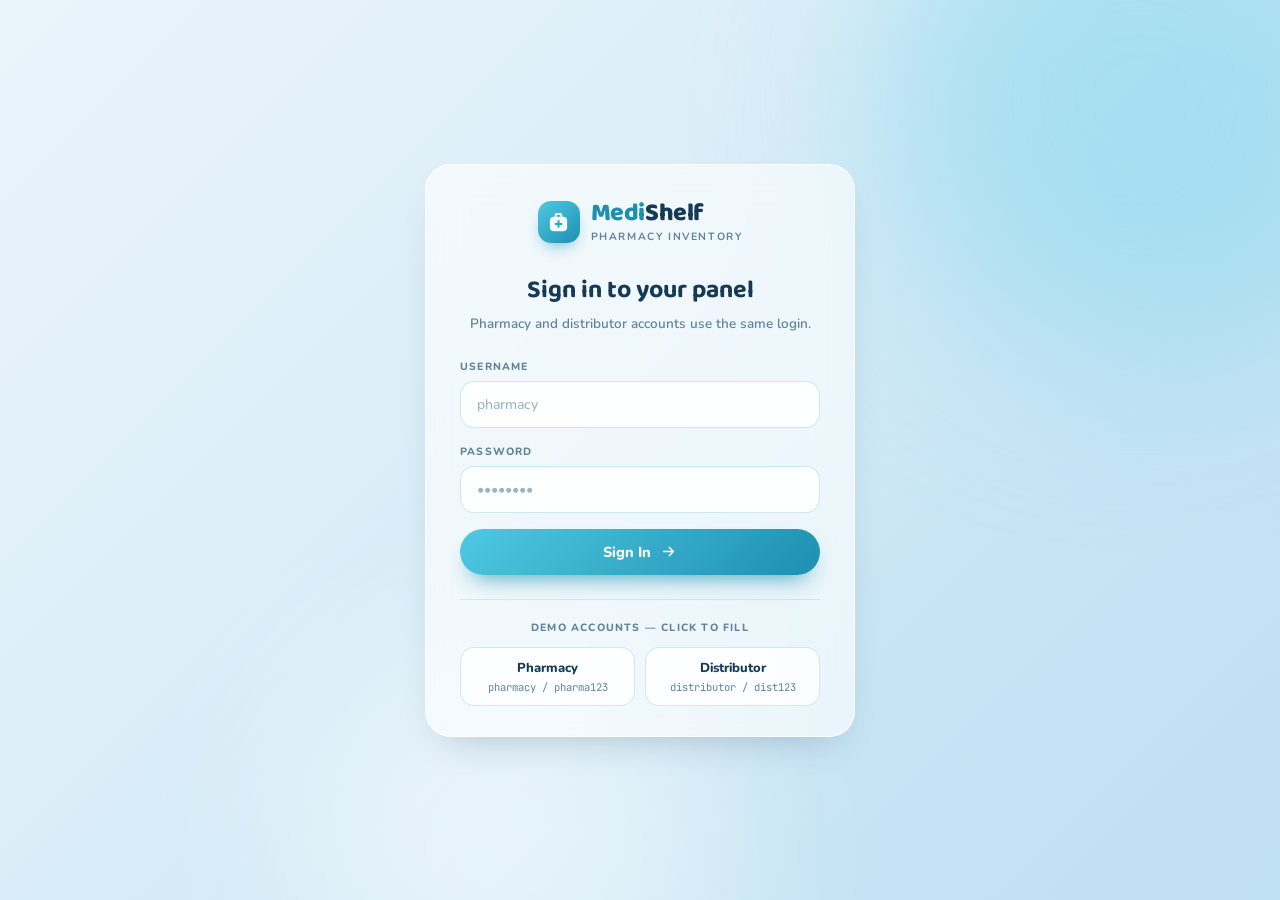
<file: index.html>
<!DOCTYPE html>
<html lang="en">
<head>
<meta charset="UTF-8">
<meta name="viewport" content="width=device-width, initial-scale=1">
<title>MediShelf &mdash; Pharmacy Inventory</title>
<link rel="preconnect" href="https://fonts.googleapis.com">
<link rel="preconnect" href="https://fonts.gstatic.com" crossorigin>
<link href="https://fonts.googleapis.com/css2?family=Baloo+2:wght@500;600;700;800&family=Nunito:wght@400;600;700;800&family=JetBrains+Mono:wght@400;500&display=swap" rel="stylesheet">
<link rel="stylesheet" href="style.css">
<link rel="icon" href="data:image/svg+xml,<svg xmlns='http://www.w3.org/2000/svg' viewBox='0 0 32 32'><rect width='32' height='32' rx='8' fill='%2328A9C9'/><path d='M14 8h4v6h6v4h-6v6h-4v-6H8v-4h6z' fill='white'/></svg>">
</head>
<body>

<div class="orb orb-1"></div>
<div class="orb orb-2"></div>

<div class="app">

  <!-- ============================ SIDEBAR ============================ -->
  <aside class="sidebar">
    <div class="brand">
      <div class="brand-mark">
        <svg viewBox="0 0 24 24" fill="none"><rect x="3" y="6" width="18" height="15" rx="4" fill="white" opacity=".95"/><path d="M9 6V4.5A1.5 1.5 0 0 1 10.5 3h3A1.5 1.5 0 0 1 15 4.5V6" stroke="white" stroke-width="2" stroke-linecap="round"/><path d="M12 10.5v6M9 13.5h6" stroke="#28A9C9" stroke-width="2.2" stroke-linecap="round"/></svg>
      </div>
      <div class="brand-text">
        <h1>Medi<span>Shelf</span></h1>
        <p>Pharmacy Inventory</p>
        <span class="role-badge role-pharmacy">Pharmacy Panel</span>
      </div>
    </div>

    <nav class="nav" id="nav">
      <button class="nav-item is-active" data-view="dashboard">
        <svg viewBox="0 0 24 24"><rect x="3" y="3" width="7" height="7" rx="2"/><rect x="14" y="3" width="7" height="7" rx="2"/><rect x="3" y="14" width="7" height="7" rx="2"/><rect x="14" y="14" width="7" height="7" rx="2"/></svg>
        <span>Dashboard</span>
      </button>
      <button class="nav-item" data-view="stock">
        <svg viewBox="0 0 24 24"><rect x="3" y="4" width="18" height="16" rx="3"/><path d="M3 9h18"/></svg>
        <span>Stock</span>
      </button>
      <button class="nav-item" data-view="alerts">
        <svg viewBox="0 0 24 24"><path d="M12 4 3 20h18L12 4Z"/><path d="M12 10v4M12 17h.01"/></svg>
        <span>Expiry Alerts</span>
        <em class="nav-badge" id="navAlertBadge">0</em>
      </button>
      <button class="nav-item" data-view="orders">
        <svg viewBox="0 0 24 24"><path d="M6 6h15l-1.5 9h-12z"/><circle cx="9" cy="20" r="1.5"/><circle cx="18" cy="20" r="1.5"/><path d="M6 6 5 3H2"/></svg>
        <span>Order Medicines</span>
        <em class="nav-badge" id="navOrderBadge" style="background:#2FA98A">0</em>
      </button>
      <button class="nav-item" data-view="returned">
        <svg viewBox="0 0 24 24"><rect x="3" y="4" width="18" height="16" rx="3"/><path d="M14 12H8m0 0 3-3m-3 3 3 3"/></svg>
        <span>Returned</span>
      </button>
      <button class="nav-item" data-view="reports">
        <svg viewBox="0 0 24 24"><rect x="3" y="4" width="18" height="16" rx="3"/><path d="M8 16v-4M12 16V9M16 16v-2"/></svg>
        <span>Reports</span>
      </button>
    </nav>

    <div class="sidebar-foot">
      <div class="user-chip">
        <div class="avatar" id="userInitials">--</div>
        <div>
          <b id="userOrg">&mdash;</b>
          <small id="userName">&mdash;</small>
        </div>
      </div>
      <button class="btn-logout" id="logoutBtn">Sign out</button>
      <label class="case-picker">
        <span>Judge Test Case</span>
        <select id="caseSelect" aria-label="Select test case"></select>
      </label>
      <p class="ref-note">Reference date: <b id="sidebarRefDate">&mdash;</b></p>
      <button class="btn-primary btn-block" id="resetBtn">
        <svg viewBox="0 0 24 24" class="ico"><path d="M4 12a8 8 0 1 1 2.3 5.6"/><path d="M4 20v-5h5"/></svg>
        Reset Demo Data
      </button>
    </div>
  </aside>

  <!-- ============================= MAIN ============================= -->
  <main class="main">

    <header class="topbar">
      <div class="greeting">
        <h2 id="greetingText">Good morning, Rafiq</h2>
        <p id="topbarSub">Loading inventory&hellip;</p>
      </div>
      <div class="topbar-right">
        <div class="search">
          <svg viewBox="0 0 24 24"><circle cx="11" cy="11" r="7"/><path d="m20 20-3.5-3.5"/></svg>
          <input type="search" id="searchInput" placeholder="Search medicine, batch, company&hellip;" aria-label="Search inventory">
        </div>
        <button class="icon-btn" title="Notifications" id="bellBtn">
          <svg viewBox="0 0 24 24"><path d="M18 16V11a6 6 0 1 0-12 0v5l-2 3h16l-2-3Z"/><path d="M10 19a2 2 0 0 0 4 0"/></svg>
          <em class="dot" id="bellDot"></em>
        </button>
        <div class="avatar" title="Rafiq Hasan &mdash; Dhanmondi Branch">RH</div>
      </div>
    </header>

    <div class="scroll" id="scrollArea">

      <!-- ========================= DASHBOARD ========================= -->
      <section class="view is-active" data-view="dashboard">

        <div class="hero glass">
          <div class="hero-copy">
            <h3>Catch It Before<br>It Expires</h3>
            <p id="heroLine">&mdash;</p>
            <button class="btn-primary" id="heroBtn">
              Review Expiring Stock
              <svg viewBox="0 0 24 24" class="ico"><path d="M5 12h14m-6-6 6 6-6 6"/></svg>
            </button>
          </div>
          <div class="hero-art" aria-hidden="true">
            <svg viewBox="0 0 220 180">
              <defs>
                <linearGradient id="bottle" x1="0" y1="0" x2="1" y2="1">
                  <stop offset="0" stop-color="#ffffff" stop-opacity=".95"/>
                  <stop offset="1" stop-color="#8ed8ec" stop-opacity=".7"/>
                </linearGradient>
                <linearGradient id="cap" x1="0" y1="0" x2="0" y2="1">
                  <stop offset="0" stop-color="#5ec7e0"/><stop offset="1" stop-color="#1e8fb0"/>
                </linearGradient>
              </defs>
              <ellipse cx="110" cy="150" rx="62" ry="12" fill="#28A9C9" opacity=".14"/>
              <rect x="86" y="26" width="48" height="18" rx="6" fill="url(#cap)"/>
              <rect x="74" y="44" width="72" height="94" rx="20" fill="url(#bottle)" stroke="#ffffff" stroke-width="2"/>
              <path d="M110 66c10 4 18 6 22 6 0 18-9 30-22 36-13-6-22-18-22-36 4 0 12-2 22-6Z" fill="#28A9C9" opacity=".22"/>
              <path d="M110 82v18M101 91h18" stroke="#1e8fb0" stroke-width="4.5" stroke-linecap="round"/>
              <g opacity=".9">
                <rect x="30" y="52" width="26" height="13" rx="6.5" fill="#ffd98a" transform="rotate(-24 43 58)"/>
                <rect x="162" y="86" width="26" height="13" rx="6.5" fill="#9fe8dc" transform="rotate(18 175 92)"/>
                <rect x="44" y="112" width="24" height="12" rx="6" fill="#bfe6f5" transform="rotate(12 56 118)"/>
              </g>
              <g fill="#ffffff">
                <circle cx="60" cy="34" r="2.6"/><circle cx="176" cy="52" r="2"/><circle cx="164" cy="132" r="2.4"/><circle cx="46" cy="86" r="1.8"/>
              </g>
            </svg>
          </div>
        </div>

        <div class="dash-grid">
          <div class="loss-col">
            <!-- Requirement 4 - headline figure 1 -->
            <article class="loss-card loss-expired glass">
              <div class="loss-head">
                <span class="tag tag-expired">Already Lost &mdash; Expired</span>
                <span class="loss-ico ico-expired">
                  <svg viewBox="0 0 24 24"><circle cx="12" cy="12" r="9"/><path d="m6 18 12-12"/></svg>
                </span>
              </div>
              <p class="loss-value" id="expiredValue">&#2547; 0</p>
              <p class="loss-sub" id="expiredSub">0 items &middot; purchase value</p>
            </article>

            <!-- Requirement 4 - headline figure 2 (0-30 days ONLY) -->
            <article class="loss-card loss-soon glass">
              <div class="loss-head">
                <span class="tag tag-soon">At Risk &mdash; Next 30 Days</span>
                <span class="loss-ico ico-soon">
                  <svg viewBox="0 0 24 24"><circle cx="12" cy="12" r="9"/><path d="M12 7v5l3 2"/></svg>
                </span>
              </div>
              <p class="loss-value" id="soonValue">&#2547; 0</p>
              <p class="loss-sub" id="soonSub">0 items &middot; still returnable</p>
            </article>
          </div>

          <article class="health glass">
            <h4>Inventory Health</h4>
            <div class="health-grid" id="healthGrid">
              <button class="health-cell" data-group="expired">
                <b id="cntExpired">0</b><span class="tag tag-expired">Expired</span>
              </button>
              <button class="health-cell" data-group="soon30">
                <b id="cntSoon">0</b><span class="tag tag-soon">Within 30</span>
              </button>
              <button class="health-cell" data-group="within90">
                <b id="cnt90">0</b><span class="tag tag-w90">Within 90</span>
              </button>
              <button class="health-cell" data-group="safe">
                <b id="cntSafe">0</b><span class="tag tag-safe">Safe</span>
              </button>
            </div>
            <div class="prop-bar" id="propBar" role="img" aria-label="Proportion of stock in each group">
              <i class="seg-expired" style="width:0"></i>
              <i class="seg-soon"    style="width:0"></i>
              <i class="seg-w90"     style="width:0"></i>
              <i class="seg-safe"    style="width:0"></i>
            </div>
            <p class="health-foot">
              <span id="sumCheck">0 + 0 + 0 + 0 = 0 active items</span>
            </p>
          </article>
        </div>

        <section class="panel glass">
          <div class="panel-head">
            <h4>Stock Inventory</h4>
            <div class="chips" id="chips">
              <button class="chip is-active" data-group="all">All</button>
              <button class="chip" data-group="expired">Expired</button>
              <button class="chip" data-group="soon30">Within 30</button>
              <button class="chip" data-group="within90">Within 90</button>
              <button class="chip" data-group="safe">Safe</button>
              <span class="chip-divider"></span>
              <button class="chip chip-muted" data-nav="returned">Returned</button>
            </div>
          </div>

          <div class="table-wrap">
            <table class="table" id="stockTable">
              <thead>
                <tr>
                  <th>Medicine</th>
                  <th>Batch</th>
                  <th class="num">Qty</th>
                  <th class="num">Unit &#2547;</th>
                  <th class="num">Value at Risk</th>
                  <th>Expiry</th>
                  <th class="sortable" id="sortDays">Days Left <span class="sort-arrow">&#8593;</span></th>
                  <th class="right">Action</th>
                </tr>
              </thead>
              <tbody id="stockBody"></tbody>
            </table>
          </div>
          <p class="table-foot" id="stockFoot">&mdash;</p>
        </section>
      </section>

      <!-- =========================== STOCK =========================== -->
      <section class="view" data-view="stock">
        <div class="page-head">
          <h3>Stock</h3>
          <p>Every active item on the shelf, soonest expiry first.</p>
        </div>
        <section class="panel glass">
          <div class="panel-head">
            <h4>All Active Stock</h4>
            <div class="chips" id="chips2">
              <button class="chip is-active" data-group="all">All</button>
              <button class="chip" data-group="expired">Expired</button>
              <button class="chip" data-group="soon30">Within 30</button>
              <button class="chip" data-group="within90">Within 90</button>
              <button class="chip" data-group="safe">Safe</button>
            </div>
          </div>
          <div class="table-wrap">
            <table class="table" id="stockTable2">
              <thead>
                <tr>
                  <th>Medicine</th><th>Batch</th><th class="num">Qty</th>
                  <th class="num">Unit &#2547;</th><th class="num">Value at Risk</th>
                  <th>Expiry</th><th>Days Left</th><th class="right">Action</th>
                </tr>
              </thead>
              <tbody id="stockBody2"></tbody>
            </table>
          </div>
          <p class="table-foot" id="stockFoot2">&mdash;</p>
        </section>
      </section>

      <!-- ======================== EXPIRY ALERTS ====================== -->
      <section class="view" data-view="alerts">
        <div class="page-head">
          <h3>Expiry Alerts</h3>
          <p>Expired stock and everything expiring within 30 days &mdash; the money at stake.</p>
        </div>
        <div class="alert-strip">
          <div class="alert-card glass loss-expired">
            <span class="tag tag-expired">Already Lost</span>
            <p class="loss-value sm" id="alertExpiredValue">&#2547; 0</p>
            <p class="loss-sub" id="alertExpiredSub">0 items</p>
          </div>
          <div class="alert-card glass loss-soon">
            <span class="tag tag-soon">At Risk &mdash; 30 Days</span>
            <p class="loss-value sm" id="alertSoonValue">&#2547; 0</p>
            <p class="loss-sub" id="alertSoonSub">0 items</p>
          </div>
        </div>
        <section class="panel glass">
          <div class="panel-head"><h4>Action Required</h4></div>
          <div class="table-wrap">
            <table class="table" id="alertTable">
              <thead>
                <tr>
                  <th>Medicine</th><th>Batch</th><th class="num">Qty</th>
                  <th class="num">Value at Risk</th><th>Expiry</th>
                  <th>Days Left</th><th class="right">Action</th>
                </tr>
              </thead>
              <tbody id="alertBody"></tbody>
            </table>
          </div>
          <p class="table-foot" id="alertFoot">&mdash;</p>
        </section>
      </section>


      <!-- ====================== ORDER MEDICINES ====================== -->
      <section class="view" data-view="orders">
        <div class="page-head">
          <h3>Order Medicines</h3>
          <p>Order stock from your distributors and track it through to delivery.</p>
        </div>

        <section class="panel glass">
          <div class="panel-head"><h4>Place a New Order</h4></div>
          <div class="order-form">
            <div class="field" style="margin:0">
              <label for="ordDistributor">Distributor</label>
              <select id="ordDistributor"></select>
            </div>
            <div class="field" style="margin:0">
              <label for="ordMedicine">Medicine</label>
              <select id="ordMedicine"></select>
            </div>
            <div class="field" style="margin:0">
              <label for="ordQty">Quantity</label>
              <input type="number" id="ordQty" min="1" value="100">
            </div>
            <button class="btn-primary" id="ordSubmit">
              Place Order
              <svg viewBox="0 0 24 24" class="ico"><path d="M5 12h14m-6-6 6 6-6 6"/></svg>
            </button>
          </div>
          <p class="table-foot" id="ordHint">&mdash;</p>
        </section>

        <div class="stat-row" id="ordStats"></div>

        <section class="panel glass">
          <div class="panel-head">
            <h4>My Orders</h4>
            <div class="chips" id="ordChips">
              <button class="chip is-active" data-status="">All</button>
              <button class="chip" data-status="pending">Pending</button>
              <button class="chip" data-status="accepted">Accepted</button>
              <button class="chip" data-status="out_for_delivery">Out for Delivery</button>
              <button class="chip" data-status="delivered">Delivered</button>
              <button class="chip" data-status="rejected">Rejected</button>
            </div>
          </div>
          <div class="table-wrap">
            <table class="table" id="ordTable">
              <thead>
                <tr>
                  <th>Medicine</th><th>Distributor</th><th class="num">Qty</th>
                  <th>Ordered</th><th>Status</th><th class="right">Action</th>
                </tr>
              </thead>
              <tbody id="ordBody"></tbody>
            </table>
          </div>
          <p class="table-foot" id="ordFoot">&mdash;</p>
        </section>
      </section>

      <!-- ========================== RETURNED ========================= -->
      <section class="view" data-view="returned">
        <div class="page-head">
          <h3>Returned Items</h3>
          <p>Historical log of removed inventory</p>
        </div>

        <div class="info-bar glass">
          <span class="info-ico">
            <svg viewBox="0 0 24 24"><circle cx="12" cy="12" r="9"/><path d="M12 11v5M12 8h.01"/></svg>
          </span>
          <p>Returned items no longer count toward active totals or value. They are retained
             here for audit and compliance purposes.</p>
        </div>

        <section class="panel glass returned-panel">
          <div class="table-wrap">
            <table class="table table-returned" id="returnedTable">
              <thead>
                <tr>
                  <th>Medication / Batch</th>
                  <th>Batch Info</th>
                  <th class="num">Qty</th>
                  <th class="num">Value Removed</th>
                  <th class="right">Reason</th>
                </tr>
              </thead>
              <tbody id="returnedBody"></tbody>
            </table>
          </div>
          <p class="table-foot" id="returnedFoot">&mdash;</p>
        </section>
      </section>

      <!-- ========================== REPORTS ========================== -->
      <section class="view" data-view="reports">
        <div class="page-head">
          <h3>Reports</h3>
          <p>Case summary, exactly as the grader computes it.</p>
        </div>
        <section class="panel glass">
          <div class="panel-head"><h4>Case Summary</h4></div>
          <div class="report-grid" id="reportGrid"></div>
        </section>
        <section class="panel glass">
          <div class="panel-head"><h4>Value by Company &mdash; Active Stock at Risk</h4></div>
          <div class="table-wrap">
            <table class="table">
              <thead><tr><th>Company</th><th class="num">Expired &#2547;</th><th class="num">Within 30 &#2547;</th><th class="num">Items</th></tr></thead>
              <tbody id="reportBody"></tbody>
            </table>
          </div>
        </section>
      </section>

    </div><!-- /scroll -->
  </main>
</div>

<!-- mobile bottom nav -->
<nav class="mobilenav" id="mobileNav">
  <button class="is-active" data-view="dashboard"><svg viewBox="0 0 24 24"><rect x="3" y="3" width="7" height="7" rx="2"/><rect x="14" y="3" width="7" height="7" rx="2"/><rect x="3" y="14" width="7" height="7" rx="2"/><rect x="14" y="14" width="7" height="7" rx="2"/></svg><span>Home</span></button>
  <button data-view="stock"><svg viewBox="0 0 24 24"><rect x="3" y="4" width="18" height="16" rx="3"/><path d="M3 9h18"/></svg><span>Stock</span></button>
  <button data-view="alerts"><svg viewBox="0 0 24 24"><path d="M12 4 3 20h18L12 4Z"/><path d="M12 10v4M12 17h.01"/></svg><span>Alerts</span></button>
  <button data-view="orders"><svg viewBox="0 0 24 24"><path d="M6 6h15l-1.5 9h-12z"/><circle cx="9" cy="20" r="1.5"/><circle cx="18" cy="20" r="1.5"/></svg><span>Orders</span></button>
  <button data-view="returned"><svg viewBox="0 0 24 24"><rect x="3" y="4" width="18" height="16" rx="3"/><path d="M14 12H8m0 0 3-3m-3 3 3 3"/></svg><span>Returned</span></button>
  <button data-view="reports"><svg viewBox="0 0 24 24"><rect x="3" y="4" width="18" height="16" rx="3"/><path d="M8 16v-4M12 16V9M16 16v-2"/></svg><span>Reports</span></button>
</nav>

<!-- ====================== RETURN CONFIRM MODAL ====================== -->
<div class="modal-back" id="modalBack" hidden>
  <div class="modal glass" role="dialog" aria-modal="true" aria-labelledby="modalTitle">
    <div class="modal-ico">
      <svg viewBox="0 0 24 24"><rect x="3" y="6" width="18" height="15" rx="4"/><path d="M12 11v5M9.5 13.5h5"/></svg>
    </div>
    <h4 id="modalTitle">Return to Distributor</h4>
    <p class="modal-med" id="modalMed">&mdash;</p>
    <p class="modal-meta" id="modalMeta">&mdash;</p>
    <div class="modal-amount">
      <span>Value leaving the active totals</span>
      <b id="modalAmount">&#2547; 0</b>
    </div>
    <p class="modal-note">This item will be removed from the four active groups and from
       both value totals. It stays on the returned list for audit.</p>
    <div class="modal-actions">
      <button class="btn-ghost" id="modalCancel">Cancel</button>
      <button class="btn-primary" id="modalConfirm">Confirm Return</button>
    </div>
  </div>
</div>


<!-- ==================== ADD TO INVENTORY MODAL ===================== -->
<div class="modal-back" id="invBack" hidden>
  <div class="modal wide glass" role="dialog" aria-modal="true" aria-labelledby="invTitle">
    <div class="modal-ico">
      <svg viewBox="0 0 24 24"><rect x="3" y="6" width="18" height="15" rx="4"/><path d="M12 11v5M9.5 13.5h5"/></svg>
    </div>
    <h4 id="invTitle">Add to Inventory</h4>
    <p class="modal-hint">Delivered stock is never added automatically. Enter the batch and
       expiry printed on the pack you received.</p>

    <div class="field">
      <label for="invName">Medicine name</label>
      <input type="text" id="invName" placeholder="Napa">
    </div>
    <div class="field-row">
      <div class="field">
        <label for="invBatch">Batch number</label>
        <input type="text" id="invBatch" placeholder="NAPA-2026-05">
      </div>
      <div class="field">
        <label for="invExpiry">Expiry date</label>
        <input type="date" id="invExpiry">
      </div>
    </div>
    <div class="field-row">
      <div class="field">
        <label for="invQty">Quantity received</label>
        <input type="number" id="invQty" min="1" value="100">
      </div>
      <div class="field">
        <label for="invUnit">Unit</label>
        <select id="invUnit">
          <option>Tablets</option><option>Capsules</option><option>Bottles</option>
          <option>Strips</option><option>Boxes</option><option>Vials</option>
          <option>Tubes</option><option>Sachets</option><option>Units</option>
        </select>
      </div>
    </div>

    <p class="login-error" id="invError" hidden></p>

    <div class="modal-actions">
      <button class="btn-ghost" id="invCancel">Cancel</button>
      <button class="btn-primary" id="invConfirm">Add to Inventory</button>
    </div>
  </div>
</div>

<div class="toast" id="toast" hidden></div>

<script src="config.js"></script>
<script src="mock-cases-data.js"></script>
<script src="mock-backend.js"></script>
<script src="auth.js"></script>
<script src="notifications.js"></script>
<script src="app.js"></script>
</body>
</html>
</file>
<file: style.css>
/* =========================================================================
   MediShelf - soft blue glassmorphism healthcare UI
   ========================================================================= */

:root{
  --ink:#153A54;
  --ink-soft:#4A6E86;
  --label:#5F8399;

  --teal:#28A9C9;
  --teal-dark:#1E8FB0;
  --teal-light:#4FC9E3;

  --expired:#E24B4F;
  --expired-bg:#FDEBEC;
  --soon:#E39A0C;
  --soon-bg:#FDF3DF;
  --w90:#3FA8D8;
  --w90-bg:#E4F2FB;
  --safe:#2FA98A;
  --safe-bg:#E3F5EE;

  --glass:rgba(255,255,255,.62);
  --glass-strong:rgba(255,255,255,.82);
  --glass-line:rgba(255,255,255,.85);
  --shadow:0 18px 40px -22px rgba(21,58,84,.32);
  --shadow-sm:0 8px 20px -14px rgba(21,58,84,.34);
  --r-lg:26px;
  --r-md:18px;
  --r-sm:12px;
}

*{box-sizing:border-box;margin:0;padding:0}

html,body{height:100%}

body{
  font-family:'Nunito',system-ui,-apple-system,'Segoe UI',sans-serif;
  color:var(--ink);
  background:linear-gradient(135deg,#EAF4FB 0%,#DCEEF8 38%,#C6E4F4 72%,#BFE0F2 100%);
  background-attachment:fixed;
  min-height:100vh;
  overflow:hidden;
}

/* ambient blurred orbs -------------------------------------------------- */
.orb{position:fixed;border-radius:50%;filter:blur(90px);opacity:.5;pointer-events:none;z-index:0}
.orb-1{width:520px;height:520px;background:#7FD4EC;top:-160px;right:-120px}
.orb-2{width:460px;height:460px;background:#FFFFFF;bottom:-180px;left:22%}

/* =========================== LAYOUT SHELL ============================== */
.app{position:relative;z-index:1;display:flex;height:100vh;padding:14px;gap:14px}

/* ============================= SIDEBAR ================================= */
.sidebar{
  width:252px;flex:0 0 252px;
  background:rgba(255,255,255,.78);
  backdrop-filter:blur(22px);-webkit-backdrop-filter:blur(22px);
  border:1px solid var(--glass-line);
  border-radius:var(--r-lg);
  box-shadow:var(--shadow);
  padding:22px 16px;
  display:flex;flex-direction:column;
}

.brand{display:flex;align-items:center;gap:11px;padding:0 6px 22px}
.brand-mark{
  width:42px;height:42px;flex:none;border-radius:13px;
  background:linear-gradient(140deg,var(--teal-light),var(--teal-dark));
  display:grid;place-items:center;
  box-shadow:0 8px 18px -8px rgba(30,143,176,.8);
}
.brand-mark svg{width:23px;height:23px}
.brand-text h1{font-family:'Baloo 2',cursive;font-size:25px;font-weight:800;line-height:1;letter-spacing:-.4px;color:var(--teal-dark)}
.brand-text h1 span{color:var(--ink)}
.brand-text p{font-size:10.5px;letter-spacing:1.6px;text-transform:uppercase;color:var(--label);font-weight:700;margin-top:3px}

.nav{display:flex;flex-direction:column;gap:5px}
.nav-item{
  display:flex;align-items:center;gap:12px;
  padding:12px 14px;border:0;border-radius:14px;cursor:pointer;
  background:transparent;color:var(--ink-soft);
  font-family:inherit;font-size:14.5px;font-weight:700;
  transition:background .18s,color .18s,transform .18s;
  text-align:left;width:100%;
}
.nav-item svg{width:20px;height:20px;flex:none;fill:none;stroke:currentColor;stroke-width:1.9;stroke-linecap:round;stroke-linejoin:round}
.nav-item:hover{background:rgba(40,169,201,.09);color:var(--teal-dark)}
.nav-item.is-active{
  background:linear-gradient(135deg,var(--teal-light),var(--teal-dark));
  color:#fff;box-shadow:0 10px 20px -12px rgba(30,143,176,.95);
}
.nav-badge{
  margin-left:auto;font-style:normal;font-size:11px;font-weight:800;
  background:var(--expired);color:#fff;border-radius:20px;padding:2px 8px;min-width:22px;text-align:center;
}
.nav-item.is-active .nav-badge{background:rgba(255,255,255,.3)}

.sidebar-foot{margin-top:auto;display:flex;flex-direction:column;gap:10px}
.case-picker{display:block;padding:0 4px}
.case-picker>span{display:block;font-size:10px;letter-spacing:1.3px;text-transform:uppercase;color:var(--label);font-weight:800;margin-bottom:6px}
.case-picker select{
  width:100%;padding:10px 12px;border-radius:12px;cursor:pointer;
  border:1px solid rgba(40,169,201,.28);background:rgba(255,255,255,.9);
  font-family:'JetBrains Mono',monospace;font-size:13px;font-weight:500;color:var(--ink);
}
.ref-note{font-size:11.5px;color:var(--label);padding:0 4px;font-weight:600}
.ref-note b{font-family:'JetBrains Mono',monospace;color:var(--teal-dark)}

/* ============================== BUTTONS ================================ */
.btn-primary{
  display:inline-flex;align-items:center;justify-content:center;gap:9px;
  padding:13px 24px;border:0;border-radius:30px;cursor:pointer;
  background:linear-gradient(135deg,var(--teal-light),var(--teal-dark));
  color:#fff;font-family:inherit;font-size:14.5px;font-weight:800;
  box-shadow:0 12px 24px -12px rgba(30,143,176,.95);
  transition:transform .16s,box-shadow .16s;
}
.btn-primary:hover{transform:translateY(-2px);box-shadow:0 16px 28px -12px rgba(30,143,176,1)}
.btn-primary:active{transform:translateY(0)}
.btn-block{width:100%}
.ico{width:17px;height:17px;fill:none;stroke:currentColor;stroke-width:2.1;stroke-linecap:round;stroke-linejoin:round}

.btn-ghost{
  padding:13px 24px;border-radius:30px;cursor:pointer;
  border:1px solid rgba(21,58,84,.16);background:rgba(255,255,255,.7);
  color:var(--ink-soft);font-family:inherit;font-size:14.5px;font-weight:700;
}
.btn-ghost:hover{background:#fff;color:var(--ink)}

/* =============================== MAIN ================================== */
.main{flex:1;display:flex;flex-direction:column;min-width:0}

.topbar{
  display:flex;align-items:center;justify-content:space-between;gap:18px;
  background:rgba(255,255,255,.72);
  backdrop-filter:blur(20px);-webkit-backdrop-filter:blur(20px);
  border:1px solid var(--glass-line);
  border-radius:var(--r-lg);box-shadow:var(--shadow-sm);
  padding:14px 22px;margin-bottom:14px;flex:none;
}
.greeting h2{font-family:'Baloo 2',cursive;font-size:22px;font-weight:700;letter-spacing:-.2px}
.greeting p{font-size:12.5px;color:var(--label);font-weight:600;margin-top:1px}
.topbar-right{display:flex;align-items:center;gap:12px}

.search{position:relative;display:flex;align-items:center}
.search svg{position:absolute;left:14px;width:17px;height:17px;fill:none;stroke:var(--label);stroke-width:2;stroke-linecap:round}
.search input{
  width:290px;padding:11px 16px 11px 40px;border-radius:30px;
  border:1px solid rgba(40,169,201,.2);background:rgba(255,255,255,.85);
  font-family:inherit;font-size:13.5px;color:var(--ink);outline:none;
  transition:border-color .18s,box-shadow .18s;
}
.search input:focus{border-color:var(--teal);box-shadow:0 0 0 4px rgba(40,169,201,.14)}
.search input::placeholder{color:#9BB4C2}

.icon-btn{
  position:relative;width:40px;height:40px;border:0;border-radius:50%;cursor:pointer;
  background:rgba(255,255,255,.85);display:grid;place-items:center;
  box-shadow:var(--shadow-sm);
}
.icon-btn svg{width:19px;height:19px;fill:none;stroke:var(--ink-soft);stroke-width:1.9;stroke-linecap:round;stroke-linejoin:round}
.icon-btn .dot{position:absolute;top:8px;right:9px;width:8px;height:8px;border-radius:50%;background:var(--expired);border:2px solid #fff;display:none}
.icon-btn .dot.on{display:block}
.avatar{
  width:40px;height:40px;border-radius:50%;display:grid;place-items:center;
  background:linear-gradient(140deg,#9BDCEF,var(--teal-dark));
  color:#fff;font-weight:800;font-size:13.5px;box-shadow:var(--shadow-sm);
}

.scroll{flex:1;overflow-y:auto;padding-right:4px}
.scroll::-webkit-scrollbar{width:8px}
.scroll::-webkit-scrollbar-thumb{background:rgba(40,169,201,.28);border-radius:20px}

.view{display:none;animation:fade .28s ease}
.view.is-active{display:block}
@keyframes fade{from{opacity:0;transform:translateY(8px)}to{opacity:1;transform:none}}

.glass{
  background:var(--glass);
  backdrop-filter:blur(18px);-webkit-backdrop-filter:blur(18px);
  border:1px solid var(--glass-line);
  border-radius:var(--r-lg);
  box-shadow:var(--shadow);
}

.page-head{padding:4px 6px 16px}
.page-head h3{font-family:'Baloo 2',cursive;font-size:34px;font-weight:700;letter-spacing:-.6px}
.page-head p{color:var(--label);font-size:14px;font-weight:600;margin-top:2px}

/* =============================== HERO ================================== */
.hero{
  display:flex;align-items:center;justify-content:space-between;gap:24px;
  padding:36px 40px;margin-bottom:16px;
  background:linear-gradient(115deg,rgba(215,240,250,.85),rgba(255,255,255,.6));
}
.hero-copy h3{font-family:'Baloo 2',cursive;font-size:44px;line-height:1.06;font-weight:700;letter-spacing:-1px}
.hero-copy p{margin:12px 0 22px;font-size:15px;color:var(--ink-soft);font-weight:600}
.hero-art{flex:none;width:230px}
.hero-art svg{width:100%;height:auto;filter:drop-shadow(0 14px 26px rgba(30,143,176,.28))}

/* ========================== DASHBOARD GRID ============================= */
.dash-grid{display:grid;grid-template-columns:360px 1fr;gap:16px;margin-bottom:16px}
.loss-col{display:flex;flex-direction:column;gap:16px}

.loss-card{padding:22px 24px 24px;position:relative;overflow:hidden}
.loss-expired{background:linear-gradient(150deg,rgba(253,235,236,.92),rgba(255,255,255,.6))}
.loss-soon{background:linear-gradient(150deg,rgba(253,243,223,.92),rgba(255,255,255,.6))}
.loss-head{display:flex;align-items:center;justify-content:space-between;gap:10px;margin-bottom:14px}
.loss-ico{width:34px;height:34px;border-radius:50%;display:grid;place-items:center;flex:none}
.loss-ico svg{width:19px;height:19px;fill:none;stroke-width:2;stroke-linecap:round}
.ico-expired{background:rgba(226,75,79,.13)}
.ico-expired svg{stroke:var(--expired)}
.ico-soon{background:rgba(227,154,12,.14)}
.ico-soon svg{stroke:var(--soon)}

.loss-value{
  font-family:'Baloo 2',cursive;font-size:46px;font-weight:800;line-height:1;
  letter-spacing:-1.2px;color:var(--ink);font-variant-numeric:tabular-nums;
}
.loss-value.sm{font-size:32px}
.loss-sub{margin-top:9px;font-size:12.5px;color:var(--label);font-weight:700}

/* count-down flash when a return is confirmed */
.loss-value.is-dropping{animation:drop .75s ease}
@keyframes drop{
  0%{transform:translateY(0);color:var(--ink)}
  35%{transform:translateY(-6px);color:var(--teal-dark)}
  100%{transform:translateY(0);color:var(--ink)}
}

/* ========================== INVENTORY HEALTH =========================== */
.health{padding:24px 28px;display:flex;flex-direction:column}
.health h4{font-family:'Baloo 2',cursive;font-size:22px;font-weight:700}
.health-grid{display:grid;grid-template-columns:repeat(4,1fr);gap:10px;margin:26px 0 auto}
.health-cell{
  border:0;background:transparent;cursor:pointer;
  display:flex;flex-direction:column;align-items:center;gap:11px;
  padding:10px 4px;border-radius:16px;transition:background .18s,transform .18s;
}
.health-cell:hover{background:rgba(255,255,255,.6);transform:translateY(-2px)}
.health-cell b{
  font-family:'Baloo 2',cursive;font-size:38px;font-weight:800;line-height:1;
  color:var(--ink);font-variant-numeric:tabular-nums;
}

.prop-bar{display:flex;height:11px;border-radius:20px;overflow:hidden;background:rgba(255,255,255,.7);margin-top:24px}
.prop-bar i{display:block;transition:width .5s ease}
.seg-expired{background:var(--expired)}
.seg-soon{background:#F0B429}
.seg-w90{background:var(--w90)}
.seg-safe{background:#8FDCC0}
.health-foot{margin-top:12px;font-size:11.5px;color:var(--label);font-weight:700;font-family:'JetBrains Mono',monospace;text-align:center}

/* =============================== TAGS ================================== */
.tag{
  display:inline-block;padding:5px 12px;border-radius:20px;
  font-size:10.5px;font-weight:800;letter-spacing:.9px;text-transform:uppercase;white-space:nowrap;
}
.tag-expired{background:var(--expired-bg);color:#B3282C}
.tag-soon{background:var(--soon-bg);color:#9A6604}
.tag-w90{background:var(--w90-bg);color:#1E6E96}
.tag-safe{background:var(--safe-bg);color:#1D7A61}
.tag-returned{background:#EAEFF2;color:#6E8290}

/* ============================== PANELS ================================= */
.panel{padding:26px 28px;margin-bottom:16px}
.panel-head{display:flex;align-items:center;justify-content:space-between;gap:16px;flex-wrap:wrap;margin-bottom:18px}
.panel-head h4{font-family:'Baloo 2',cursive;font-size:22px;font-weight:700}

.chips{display:flex;align-items:center;gap:8px;flex-wrap:wrap}
.chip{
  padding:9px 18px;border-radius:30px;cursor:pointer;
  border:1px solid rgba(40,169,201,.2);background:rgba(255,255,255,.82);
  font-family:inherit;font-size:13px;font-weight:700;color:var(--ink-soft);
  transition:all .16s;
}
.chip:hover{border-color:var(--teal);color:var(--teal-dark)}
.chip.is-active{
  background:linear-gradient(135deg,var(--teal-light),var(--teal-dark));
  color:#fff;border-color:transparent;box-shadow:0 8px 16px -10px rgba(30,143,176,.95);
}
.chip-divider{width:1px;height:22px;background:rgba(21,58,84,.14);margin:0 4px}
.chip-muted{opacity:.72}

/* =============================== TABLE ================================= */
.table-wrap{overflow-x:auto}
.table{width:100%;border-collapse:separate;border-spacing:0 9px;min-width:900px}
.table thead th{
  padding:0 18px 10px;text-align:left;
  font-size:11px;font-weight:800;letter-spacing:1.1px;text-transform:uppercase;color:var(--label);
  white-space:nowrap;
}
.table thead th.num,.table thead th.right{text-align:right}
.table th.sortable{cursor:pointer;user-select:none}
.table th.sortable:hover{color:var(--teal-dark)}
.sort-arrow{display:inline-block;transition:transform .2s}
.sort-arrow.down{transform:rotate(180deg)}

.table tbody tr{
  background:rgba(255,255,255,.78);
  box-shadow:0 4px 14px -10px rgba(21,58,84,.4);
  transition:transform .16s,box-shadow .16s;
}
.table tbody tr:hover{transform:translateY(-1px);box-shadow:0 8px 18px -10px rgba(21,58,84,.5)}
.table tbody td{padding:15px 18px;font-size:14px;font-weight:600;vertical-align:middle;border:0}
.table tbody td:first-child{border-radius:var(--r-sm) 0 0 var(--r-sm)}
.table tbody td:last-child{border-radius:0 var(--r-sm) var(--r-sm) 0;text-align:right}
.table td.num{text-align:right;font-variant-numeric:tabular-nums}

tr.row-expired{background:linear-gradient(90deg,rgba(253,235,236,.95),rgba(255,255,255,.8))}
tr.row-expired td:first-child{box-shadow:inset 3px 0 0 var(--expired)}
tr.row-soon30 td:first-child{box-shadow:inset 3px 0 0 #F0B429}
tr.row-within90 td:first-child{box-shadow:inset 3px 0 0 var(--w90)}
tr.row-safe td:first-child{box-shadow:inset 3px 0 0 #8FDCC0}

.med{font-weight:800;color:var(--ink);font-size:14.5px}
.med-sub{font-family:'JetBrains Mono',monospace;font-size:11px;color:var(--label);margin-top:3px;font-weight:500}
.batch{font-family:'JetBrains Mono',monospace;font-size:12.5px;color:var(--ink-soft);letter-spacing:.4px}
.money{font-weight:800;color:var(--ink);font-variant-numeric:tabular-nums}
.date{font-family:'JetBrains Mono',monospace;font-size:12.5px;color:var(--ink-soft)}

.btn-return{
  padding:9px 16px;border:0;border-radius:22px;cursor:pointer;
  font-family:inherit;font-size:12.5px;font-weight:800;color:#fff;white-space:nowrap;
  background:linear-gradient(135deg,var(--teal-light),var(--teal-dark));
  box-shadow:0 8px 16px -10px rgba(30,143,176,.9);transition:transform .16s;
}
.btn-return:hover{transform:translateY(-2px)}
.btn-return.danger{background:linear-gradient(135deg,#EE6B6E,#C0332F);box-shadow:0 8px 16px -10px rgba(192,51,47,.9)}

.table-foot{margin-top:14px;font-size:12.5px;color:var(--label);font-weight:700}
.empty{padding:44px 10px;text-align:center;color:var(--label);font-weight:700}

/* ============================ ALERTS VIEW ============================== */
.alert-strip{display:grid;grid-template-columns:1fr 1fr;gap:16px;margin-bottom:16px}
.alert-card{padding:22px 24px}
.alert-card .tag{margin-bottom:12px}

/* ============================ INFO BAR ================================= */
.info-bar{
  display:flex;align-items:center;gap:14px;padding:18px 22px;margin-bottom:16px;
  background:linear-gradient(120deg,rgba(224,243,251,.9),rgba(255,255,255,.6));
}
.info-ico{width:34px;height:34px;flex:none;border-radius:50%;background:rgba(40,169,201,.14);display:grid;place-items:center}
.info-ico svg{width:19px;height:19px;fill:none;stroke:var(--teal-dark);stroke-width:2;stroke-linecap:round}
.info-bar p{font-size:14px;color:var(--ink-soft);font-weight:600;line-height:1.5}

/* =========================== RETURNED TABLE ============================ */
.returned-panel{background:rgba(255,255,255,.5)}
.table-returned tbody tr{background:rgba(244,247,249,.9);box-shadow:none}
.table-returned tbody tr:hover{transform:none}
.table-returned .med{color:#8698A4;text-decoration:line-through;font-weight:700}
.table-returned .med-sub,.table-returned .batch,.table-returned .date{color:#93A5B0}
.table-returned .money{color:#7D909C}
.table-returned td{color:#7D909C}
.ret-stamp{display:flex;align-items:center;gap:7px;margin-top:7px}
.ret-stamp .tag{display:inline-flex;align-items:center;gap:6px}
.ret-stamp .tag::before{content:"";width:6px;height:6px;border-radius:50%;background:#96A7B2}
.ret-date{font-family:'JetBrains Mono',monospace;font-size:10.5px;color:#9DAEB8;font-weight:500}

/* ============================== REPORTS ================================ */
.report-grid{display:grid;grid-template-columns:repeat(auto-fit,minmax(180px,1fr));gap:14px}
.report-cell{background:rgba(255,255,255,.72);border-radius:var(--r-md);padding:18px 20px}
.report-cell span{display:block;font-size:10.5px;letter-spacing:1.1px;text-transform:uppercase;color:var(--label);font-weight:800;margin-bottom:8px}
.report-cell b{font-family:'Baloo 2',cursive;font-size:27px;font-weight:800;color:var(--ink);font-variant-numeric:tabular-nums}
.report-cell.ok b{color:var(--safe)}
.report-cell.bad b{color:var(--expired)}

/* =============================== MODAL ================================= */
/* The [hidden] attribute must beat our own display rules below, otherwise
   the modal renders on page load and Cancel appears to do nothing. */
[hidden]{display:none!important}

.modal-back{
  position:fixed;inset:0;z-index:60;display:grid;place-items:center;padding:20px;
  background:rgba(21,58,84,.32);backdrop-filter:blur(8px);-webkit-backdrop-filter:blur(8px);
  animation:fade .2s ease;
}
.modal{width:min(430px,100%);padding:32px 32px 26px;text-align:center;background:rgba(255,255,255,.92)}
.modal-ico{
  width:60px;height:60px;margin:0 auto 18px;border-radius:20px;display:grid;place-items:center;
  background:linear-gradient(140deg,var(--teal-light),var(--teal-dark));
  box-shadow:0 14px 26px -14px rgba(30,143,176,1);
}
.modal-ico svg{width:30px;height:30px;fill:none;stroke:#fff;stroke-width:1.9;stroke-linecap:round;stroke-linejoin:round}
.modal h4{font-family:'Baloo 2',cursive;font-size:24px;font-weight:700;margin-bottom:14px}
.modal-med{font-size:19px;font-weight:800;color:var(--ink)}
.modal-meta{font-family:'JetBrains Mono',monospace;font-size:12.5px;color:var(--label);margin-top:5px}
.modal-amount{
  margin:22px 0 16px;padding:18px;border-radius:var(--r-md);
  background:linear-gradient(150deg,rgba(253,235,236,.95),rgba(255,255,255,.7));
}
.modal-amount span{display:block;font-size:10.5px;letter-spacing:1.1px;text-transform:uppercase;color:#B3282C;font-weight:800;margin-bottom:7px}
.modal-amount b{font-family:'Baloo 2',cursive;font-size:36px;font-weight:800;color:var(--expired);font-variant-numeric:tabular-nums}
.modal-note{font-size:12.5px;color:var(--label);font-weight:600;line-height:1.55;margin-bottom:22px}
.modal-actions{display:flex;gap:11px}
.modal-actions button{flex:1}

/* =============================== TOAST ================================= */
.toast{
  position:fixed;bottom:26px;left:50%;transform:translateX(-50%);z-index:80;
  padding:14px 24px;border-radius:30px;
  background:rgba(21,58,84,.94);color:#fff;font-size:13.5px;font-weight:700;
  box-shadow:0 18px 34px -18px rgba(0,0,0,.6);animation:fade .22s ease;
}
.toast.err{background:rgba(178,40,44,.95)}

/* ============================ MOBILE NAV =============================== */
.mobilenav{display:none}

/* ============================ RESPONSIVE =============================== */
@media (max-width:1180px){
  .dash-grid{grid-template-columns:1fr}
  .loss-col{flex-direction:row}
  .loss-col>*{flex:1}
}

@media (max-width:900px){
  body{overflow:auto}
  .app{flex-direction:column;height:auto;padding:10px 10px 88px}
  .sidebar{display:none}
  .mobilenav{
    display:flex;position:fixed;bottom:10px;left:10px;right:10px;z-index:50;
    background:rgba(255,255,255,.9);backdrop-filter:blur(20px);
    border:1px solid var(--glass-line);border-radius:24px;box-shadow:var(--shadow);
    padding:9px;gap:4px;
  }
  .mobilenav button{
    flex:1;border:0;background:transparent;cursor:pointer;border-radius:16px;
    display:flex;flex-direction:column;align-items:center;gap:4px;padding:8px 2px;
    color:var(--ink-soft);font-family:inherit;font-size:10px;font-weight:800;
  }
  .mobilenav button svg{width:19px;height:19px;fill:none;stroke:currentColor;stroke-width:1.9;stroke-linecap:round;stroke-linejoin:round}
  .mobilenav button.is-active{background:linear-gradient(135deg,var(--teal-light),var(--teal-dark));color:#fff}

  .scroll{overflow:visible}
  .topbar{flex-direction:column;align-items:stretch;gap:12px}
  .topbar-right{flex-wrap:wrap}
  .search{flex:1}
  .search input{width:100%}

  .hero{flex-direction:column;text-align:center;padding:28px 22px}
  .hero-copy h3{font-size:32px}
  .hero-art{width:150px;order:-1}

  .loss-col{flex-direction:column}
  .loss-value{font-size:38px}
  .health-grid{grid-template-columns:1fr 1fr;gap:14px}
  .alert-strip{grid-template-columns:1fr}
  .panel{padding:20px 16px}
  .page-head h3{font-size:27px}

  /* mobile case picker moves into the top bar */
  .mobile-case{display:flex!important;align-items:center;gap:8px}
}

.mobile-case{display:none}

/* =========================================================================
   ADDED: login page, role badge, order workflow, distributor panel.
   All of it reuses the variables, glass panels, chips, tags and buttons
   defined above - no new design language.
   ========================================================================= */

/* ------------------------------- login -------------------------------- */
.login-page{overflow:auto;display:grid;place-items:center;min-height:100vh}
.login-wrap{position:relative;z-index:1;width:100%;padding:24px;display:grid;place-items:center}
.login-card{width:min(430px,100%);padding:36px 34px 30px}
.login-brand{justify-content:center;padding-bottom:26px}
.login-title{font-family:'Baloo 2',cursive;font-size:25px;font-weight:700;text-align:center}
.login-sub{text-align:center;font-size:13.5px;color:var(--label);font-weight:600;margin:4px 0 26px}

.field{margin-bottom:16px}
.field label{display:block;font-size:10.5px;letter-spacing:1.2px;text-transform:uppercase;
  color:var(--label);font-weight:800;margin-bottom:7px}
.field input,.field select,.field textarea{
  width:100%;padding:13px 16px;border-radius:14px;
  border:1px solid rgba(40,169,201,.24);background:rgba(255,255,255,.9);
  font-family:inherit;font-size:14px;font-weight:600;color:var(--ink);outline:none;
  transition:border-color .18s,box-shadow .18s;
}
.field input:focus,.field select:focus,.field textarea:focus{
  border-color:var(--teal);box-shadow:0 0 0 4px rgba(40,169,201,.14)}
.field input::placeholder{color:#9BB4C2;font-weight:500}
.field-row{display:grid;grid-template-columns:1fr 1fr;gap:14px}

.login-error{
  background:var(--expired-bg);color:#B3282C;border-radius:12px;
  padding:11px 14px;font-size:13px;font-weight:700;margin-bottom:14px;text-align:center;
}

.demo-box{margin-top:24px;padding-top:20px;border-top:1px solid rgba(21,58,84,.1)}
.demo-title{font-size:10.5px;letter-spacing:1.2px;text-transform:uppercase;
  color:var(--label);font-weight:800;text-align:center;margin-bottom:12px}
.demo-row{display:grid;grid-template-columns:1fr 1fr;gap:10px}
.demo-chip{
  border:1px solid rgba(40,169,201,.22);background:rgba(255,255,255,.8);
  border-radius:14px;padding:11px 10px;cursor:pointer;font-family:inherit;text-align:center;
  transition:all .16s;
}
.demo-chip:hover{border-color:var(--teal);background:#fff;transform:translateY(-2px)}
.demo-chip b{display:block;font-size:13px;color:var(--ink);font-weight:800}
.demo-chip span{display:block;font-family:'JetBrains Mono',monospace;font-size:10.5px;
  color:var(--label);margin-top:3px}

/* --------------------------- role identity ---------------------------- */
.role-badge{
  display:inline-block;padding:4px 11px;border-radius:20px;margin-top:6px;
  font-size:9.5px;font-weight:800;letter-spacing:1.1px;text-transform:uppercase;
}
.role-pharmacy{background:rgba(40,169,201,.15);color:var(--teal-dark)}
.role-distributor{background:rgba(47,169,138,.16);color:#1D7A61}

.user-chip{
  display:flex;align-items:center;gap:10px;padding:10px 12px;border-radius:14px;
  background:rgba(255,255,255,.7);margin-bottom:10px;
}
.user-chip .avatar{width:34px;height:34px;font-size:12px}
.user-chip div{min-width:0}
.user-chip b{display:block;font-size:13px;font-weight:800;color:var(--ink);
  white-space:nowrap;overflow:hidden;text-overflow:ellipsis}
.user-chip small{display:block;font-size:10.5px;color:var(--label);font-weight:700}

.btn-logout{
  width:100%;padding:11px;border-radius:14px;cursor:pointer;
  border:1px solid rgba(226,75,79,.28);background:rgba(255,255,255,.7);
  color:#B3282C;font-family:inherit;font-size:13px;font-weight:800;
}
.btn-logout:hover{background:var(--expired-bg)}

/* ------------------------- order status tags -------------------------- */
.tag-pending{background:#EFF3F6;color:#5F7A8A}
.tag-accepted{background:var(--w90-bg);color:#1E6E96}
.tag-rejected{background:var(--expired-bg);color:#B3282C}
.tag-out_for_delivery{background:var(--soon-bg);color:#9A6604}
.tag-delivered{background:var(--safe-bg);color:#1D7A61}

/* --------------------------- order tracker ---------------------------- */
.tracker{display:flex;align-items:center;gap:6px;margin-top:9px}
.tracker i{
  flex:1;height:5px;border-radius:20px;background:rgba(21,58,84,.12);
  transition:background .3s;
}
.tracker i.done{background:var(--teal)}
.tracker i.rejected{background:var(--expired)}
.tracker-labels{display:flex;justify-content:space-between;margin-top:5px;
  font-size:9.5px;font-weight:800;letter-spacing:.6px;text-transform:uppercase;color:var(--label)}

/* ----------------------------- order form ----------------------------- */
.order-form{display:grid;grid-template-columns:1fr 1fr 130px auto;gap:14px;align-items:end}
.order-form .btn-primary{height:47px}

.stat-row{display:grid;grid-template-columns:repeat(5,1fr);gap:12px;margin-bottom:16px}
.stat-cell{
  background:rgba(255,255,255,.72);border-radius:var(--r-md);padding:16px 18px;
  border:1px solid var(--glass-line);
}
.stat-cell b{display:block;font-family:'Baloo 2',cursive;font-size:30px;font-weight:800;
  color:var(--ink);line-height:1;margin-bottom:8px;font-variant-numeric:tabular-nums}

.btn-mini{
  padding:8px 14px;border:0;border-radius:20px;cursor:pointer;margin-left:6px;
  font-family:inherit;font-size:12px;font-weight:800;color:#fff;white-space:nowrap;
  background:linear-gradient(135deg,var(--teal-light),var(--teal-dark));
  box-shadow:0 8px 16px -10px rgba(30,143,176,.9);transition:transform .16s;
}
.btn-mini:hover{transform:translateY(-2px)}
.btn-mini.danger{background:linear-gradient(135deg,#EE6B6E,#C0332F)}
.btn-mini.good{background:linear-gradient(135deg,#5FD3B4,#1D8F72)}
.btn-mini.warn{background:linear-gradient(135deg,#F5C15C,#C98A06)}
.btn-mini:disabled{background:#D4DEE4;box-shadow:none;cursor:default;transform:none}

.modal.wide{width:min(520px,100%);text-align:left}
.modal.wide h4{text-align:center}
.modal-hint{font-size:12.5px;color:var(--label);font-weight:600;
  text-align:center;margin:-6px 0 20px}

@media (max-width:900px){
  .order-form{grid-template-columns:1fr}
  .stat-row{grid-template-columns:1fr 1fr}
  .demo-row{grid-template-columns:1fr}
  .field-row{grid-template-columns:1fr}
}

/* --------------------------- notifications ---------------------------- */
.notif-wrap{position:relative}

.icon-btn .dot{
  min-width:17px;height:17px;top:5px;right:5px;padding:0 4px;
  display:none;place-items:center;border-radius:20px;
  font-size:9.5px;font-weight:800;color:#fff;line-height:1;
  background:var(--expired);border:2px solid #fff;
}
.icon-btn .dot.on{display:grid}

.notif-panel{
  position:absolute;top:52px;right:0;z-index:70;
  width:min(380px,calc(100vw - 32px));
  background:rgba(255,255,255,.94);
  padding:0;overflow:hidden;text-align:left;
}
.notif-head{
  display:flex;align-items:center;justify-content:space-between;
  padding:16px 20px 13px;border-bottom:1px solid rgba(21,58,84,.09);
}
.notif-head h5{font-family:'Baloo 2',cursive;font-size:17px;font-weight:700;color:var(--ink)}
.notif-head span{font-size:10.5px;letter-spacing:.9px;text-transform:uppercase;
  font-weight:800;color:var(--teal-dark)}

.notif-list{max-height:390px;overflow-y:auto}
.notif-list::-webkit-scrollbar{width:6px}
.notif-list::-webkit-scrollbar-thumb{background:rgba(40,169,201,.3);border-radius:20px}

.notif-item{
  display:flex;gap:12px;width:100%;text-align:left;cursor:pointer;
  padding:14px 20px;border:0;border-bottom:1px solid rgba(21,58,84,.06);
  background:transparent;font-family:inherit;transition:background .15s;
}
.notif-item:hover{background:rgba(40,169,201,.07)}
.notif-item.is-new{background:rgba(40,169,201,.06)}
.notif-item.is-new::after{
  content:"";width:7px;height:7px;border-radius:50%;background:var(--teal);
  align-self:center;flex:none;margin-left:auto;
}

.notif-ico{width:34px;height:34px;flex:none;border-radius:11px;display:grid;place-items:center}
.notif-ico svg{width:17px;height:17px;fill:none;stroke-width:2;stroke-linecap:round;stroke-linejoin:round}
.notif-danger{background:var(--expired-bg)}   .notif-danger svg{stroke:var(--expired)}
.notif-warning{background:var(--soon-bg)}     .notif-warning svg{stroke:var(--soon)}
.notif-success{background:var(--safe-bg)}     .notif-success svg{stroke:var(--safe)}
.notif-info{background:var(--w90-bg)}         .notif-info svg{stroke:var(--w90)}

.notif-body{min-width:0;flex:1}
.notif-body b{display:block;font-size:13.5px;font-weight:800;color:var(--ink);margin-bottom:3px}
.notif-body span{display:block;font-size:12.5px;color:var(--ink-soft);font-weight:600;line-height:1.45}
.notif-time{display:block;font-family:'JetBrains Mono',monospace;font-size:10px;
  color:var(--label);font-style:normal;margin-top:5px}

.notif-empty{padding:38px 20px;text-align:center;color:var(--label);font-weight:700;font-size:13px}

.notif-foot{padding:11px 20px;border-top:1px solid rgba(21,58,84,.09);text-align:center}
.notif-clear{
  border:0;background:transparent;cursor:pointer;font-family:inherit;
  font-size:12.5px;font-weight:800;color:var(--teal-dark);
}
.notif-clear:hover{text-decoration:underline}

@media (max-width:900px){
  .notif-panel{position:fixed;top:auto;bottom:96px;left:12px;right:12px;width:auto}
}
</file>
